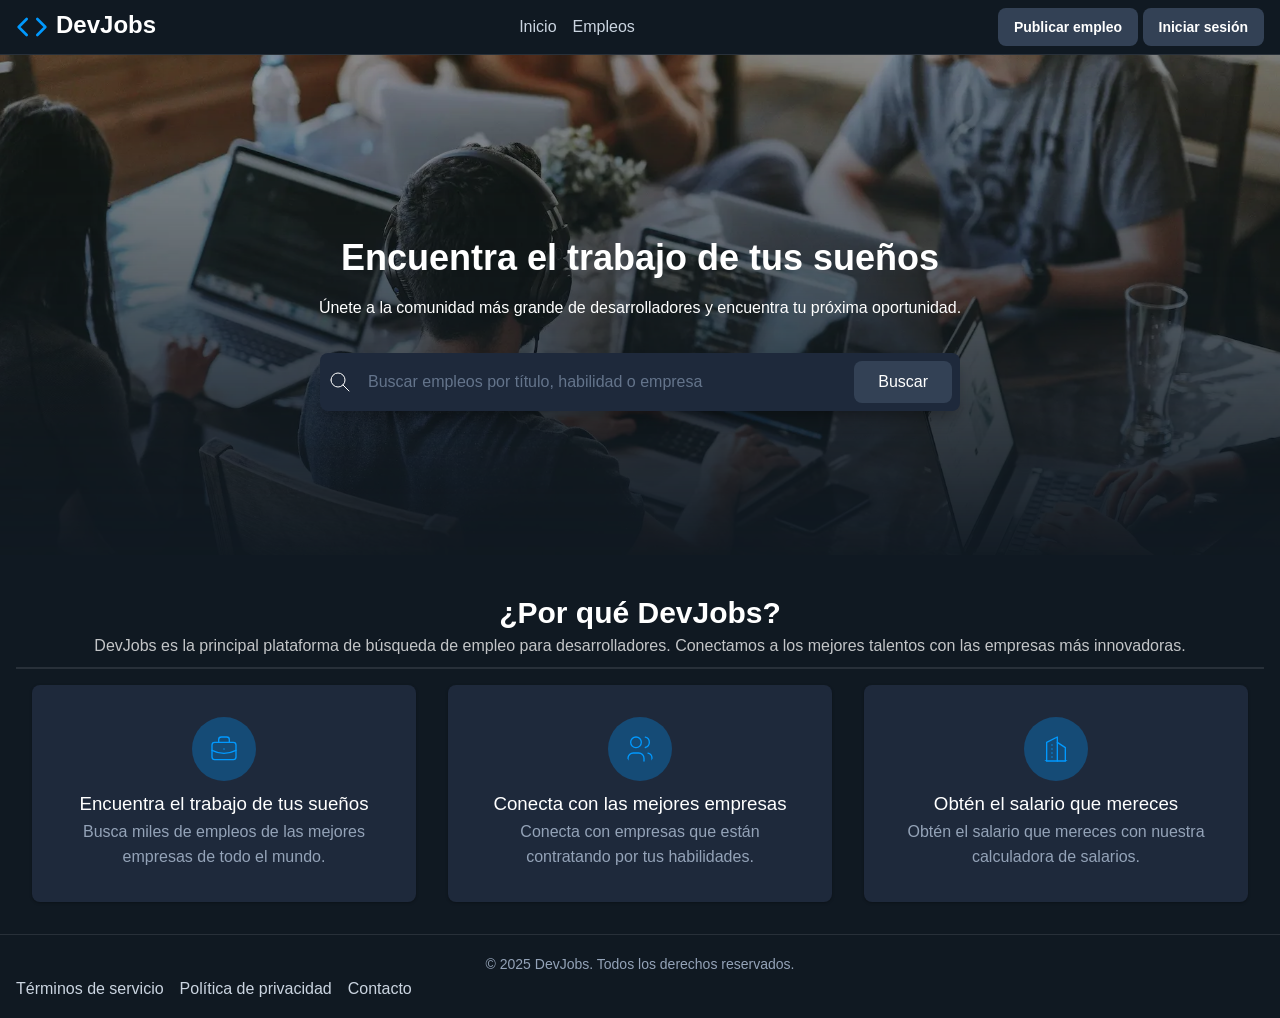
<file: 00-html-css/index.html>
<!DOCTYPE html> <!-- le indica al navegador que es un documento HTML5 -->
<html lang="es">

<head>
   <!-- Van los metadatos, esta información no es visible en la web -->
   <title>DevJobs - Inicio</title>
   <meta charset="UTF-8" /><!-- Define la codificación de caracteres -->
   <meta name="description" content="Encuentra el trabajo de tus sueños">
   <link rel="stylesheet" href="./styles.css" /><!-- Vincula el archivo CSS externo -->
</head>

<body>
   <header>
      <h2>
         <svg fill="none" stroke="currentColor" stroke-linecap="round" stroke-linejoin="round" stroke-width="2" viewBox="0 0 24 24" xmlns="http://www.w3.org/2000/svg">
           <polyline points="16 18 22 12 16 6"></polyline>
           <polyline points="8 6 2 12 8 18"></polyline>
         </svg>
         DevJobs
      </h2>
      <nav>
         <a href="./index.html">Inicio</a>
         <!-- <a href="./search.html">Empleos</a> -->
         <a href="./empleos.html">Empleos</a>
      </nav>
      <div>
         <a href="">Publicar empleo</a>
         <a href="">Iniciar sesión</a>
      </div>
   </header>
   <main>
      <section>
         <img src="./background.webp" alt="Imagen de bienvenida" />
         <h1>Encuentra el trabajo de tus sueños</h1>
         <p>Únete a la comunidad más grande de desarrolladores y encuentra tu próxima oportunidad.</p>

         <form role="search">
            <div>
               <svg xmlns="http://www.w3.org/2000/svg" width="24" height="24" viewBox="0 0 24 24" fill="none"
                  stroke="currentColor" stroke-width="1" stroke-linecap="round" stroke-linejoin="round"
                  class="icon icon-tabler icons-tabler-outline icon-tabler-search">
                  <path stroke="none" d="M0 0h24v24H0z" fill="none" />
                  <path d="M10 10m-7 0a7 7 0 1 0 14 0a7 7 0 1 0 -14 0" />
                  <path d="M21 21l-6 -6" />
               </svg>
               <input required type="text" placeholder="Buscar empleos por título, habilidad o empresa" />
               <button type="submit">Buscar</button>
            </div>
         </form>
      </section>
      <section>
         <header>
            <h2>¿Por qué DevJobs?</h2>
            <p>DevJobs es la principal plataforma de búsqueda de empleo para desarrolladores. Conectamos a los mejores
               talentos con las empresas más innovadoras.</p>
         </header>

         <footer>
            <article>
               <svg xmlns="http://www.w3.org/2000/svg" width="32" height="32" viewBox="0 0 24 24" fill="none"
                  stroke="currentColor" stroke-width="1" stroke-linecap="round" stroke-linejoin="round"
                  class="icon icon-tabler icons-tabler-outline icon-tabler-briefcase">
                  <path stroke="none" d="M0 0h24v24H0z" fill="none" />
                  <path d="M3 7m0 2a2 2 0 0 1 2 -2h14a2 2 0 0 1 2 2v9a2 2 0 0 1 -2 2h-14a2 2 0 0 1 -2 -2z" />
                  <path d="M8 7v-2a2 2 0 0 1 2 -2h4a2 2 0 0 1 2 2v2" />
                  <path d="M12 12l0 .01" />
                  <path d="M3 13a20 20 0 0 0 18 0" />
               </svg>
               <h3>Encuentra el trabajo de tus sueños</h3>
               <p>Busca miles de empleos de las mejores empresas de todo el mundo.</p>
            </article>

            <article>
               <svg xmlns="http://www.w3.org/2000/svg" width="24" height="24" viewBox="0 0 24 24" fill="none"
                  stroke="currentColor" stroke-width="1" stroke-linecap="round" stroke-linejoin="round"
                  class="icon icon-tabler icons-tabler-outline icon-tabler-users">
                  <path stroke="none" d="M0 0h24v24H0z" fill="none" />
                  <path d="M9 7m-4 0a4 4 0 1 0 8 0a4 4 0 1 0 -8 0" />
                  <path d="M3 21v-2a4 4 0 0 1 4 -4h4a4 4 0 0 1 4 4v2" />
                  <path d="M16 3.13a4 4 0 0 1 0 7.75" />
                  <path d="M21 21v-2a4 4 0 0 0 -3 -3.85" />
               </svg>
               <h3>Conecta con las mejores empresas</h3>
               <p>Conecta con empresas que están contratando por tus habilidades.</p>
            </article>

            <article>
               <svg xmlns="http://www.w3.org/2000/svg" width="24" height="24" viewBox="0 0 24 24" fill="none"
                  stroke="currentColor" stroke-width="1" stroke-linecap="round" stroke-linejoin="round"
                  class="icon icon-tabler icons-tabler-outline icon-tabler-building-skyscraper">
                  <path stroke="none" d="M0 0h24v24H0z" fill="none" />
                  <path d="M3 21l18 0" />
                  <path d="M5 21v-14l8 -4v18" />
                  <path d="M19 21v-10l-6 -4" />
                  <path d="M9 9l0 .01" />
                  <path d="M9 12l0 .01" />
                  <path d="M9 15l0 .01" />
                  <path d="M9 18l0 .01" />
               </svg>
               <h3>Obtén el salario que mereces</h3>
               <p>Obtén el salario que mereces con nuestra calculadora de salarios.</p>
            </article>
         </footer>
      </section>
   </main>
   <footer>
      <small>&copy; 2025 DevJobs. Todos los derechos reservados.</small>
      <nav>
         <a href="">Términos de servicio</a>
         <a href="">Política de privacidad</a>
         <a href="">Contacto</a>
      </nav>
   </footer>
</body>

</html>
</file>
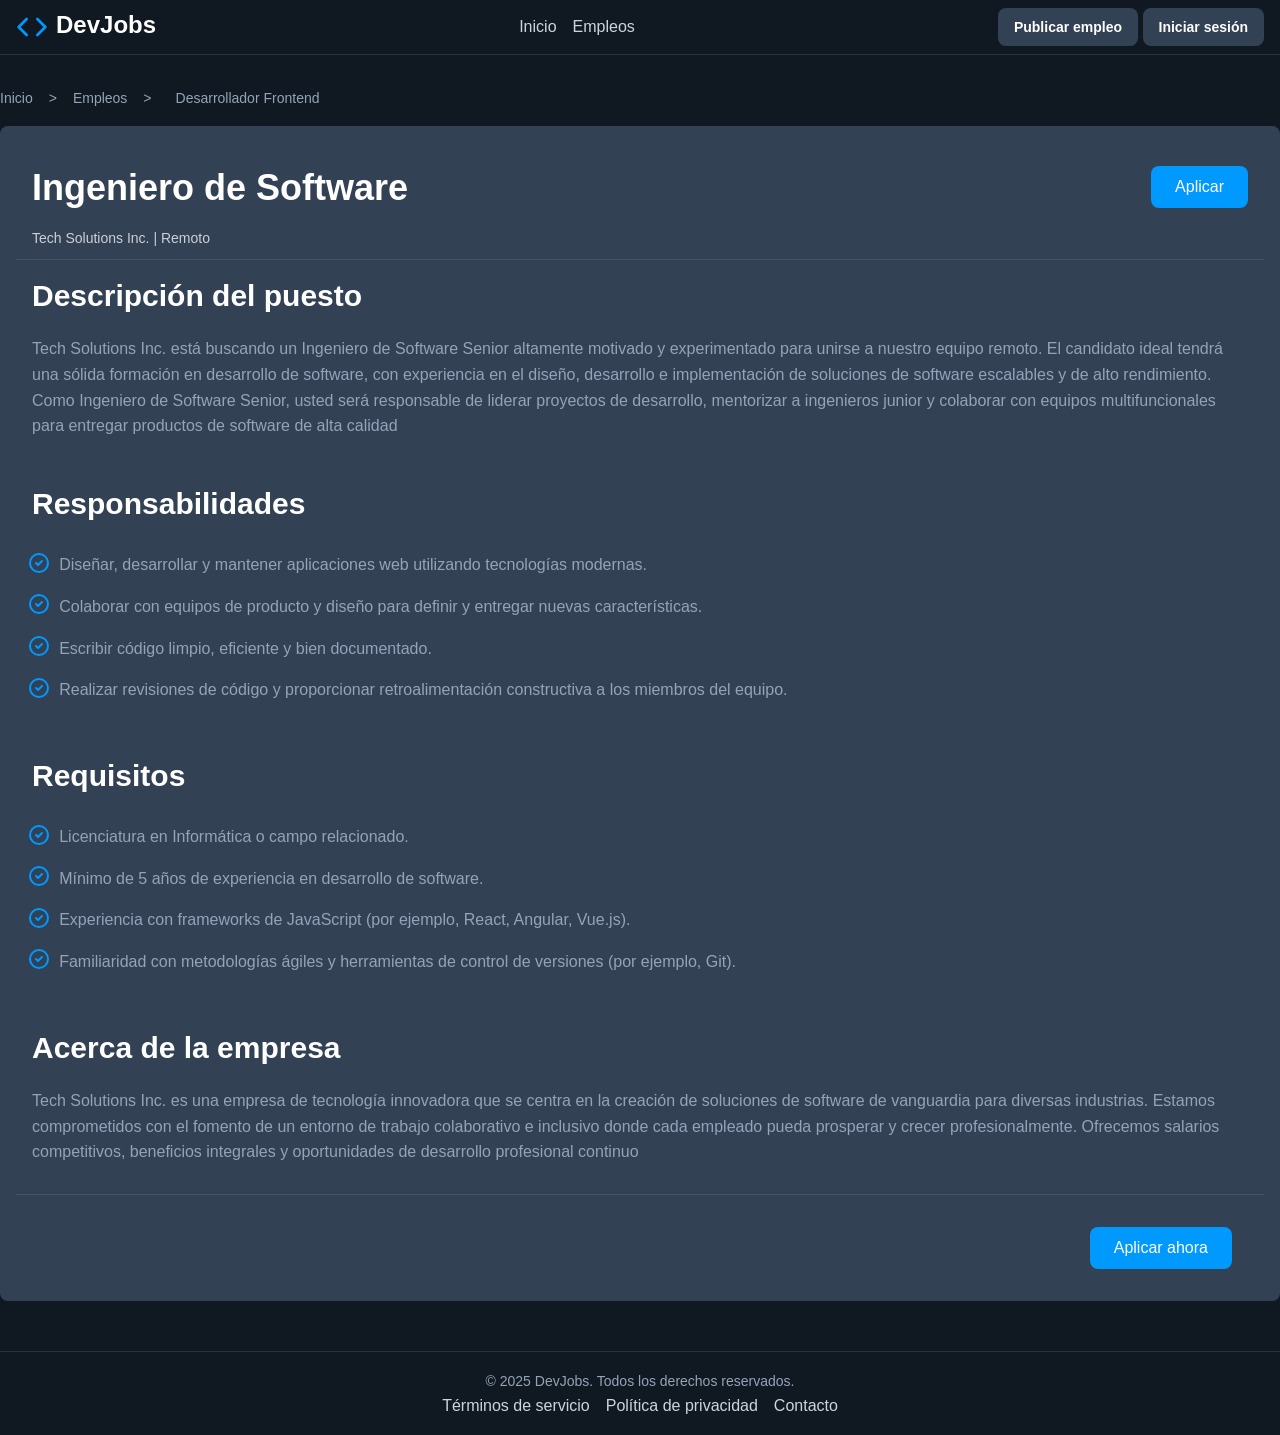
<file: 00-html-css/details.html>
<!DOCTYPE html> <!-- le indica al navegador que es un documento HTML5 -->
<html lang="es">

<head>
   <!-- Van los metadatos, esta información no es visible en la web -->
   <title>DevJobs - Empleos</title>
   <meta charset="UTF-8" /><!-- Define la codificación de caracteres -->
   <meta name="description" content="Listado con empleos y filtros para encontrar el trabajo de tu sueños.">
   <link rel="stylesheet" href="./details.css" /><!-- Vincula el archivo CSS externo -->
   <script type="module" src="./details.js"></script>
</head>
<body>
   <header>
      <h2>
         <svg fill="none" stroke="currentColor" stroke-linecap="round" stroke-linejoin="round" stroke-width="2" viewBox="0 0 24 24" xmlns="http://www.w3.org/2000/svg">
           <polyline points="16 18 22 12 16 6"></polyline>
           <polyline points="8 6 2 12 8 18"></polyline>
         </svg>
         DevJobs
      </h2>
      <nav>
         <a href="./index.html">Inicio</a>
         <a href="./empleos.html">Empleos</a>
      </nav>
      <div>
         <a href="">Publicar empleo</a>
         <a href="">Iniciar sesión</a>
      </div>
   </header>
   
   <main>
      <section class="breadcrumb">
         <nav>
            <a href="./index.html">Inicio</a> &gt;
            <a href="./empleos.html">Empleos</a> &gt;
            <span>Desarrollador Frontend</span>
         </nav>
      </section>
      <section class="details">
         <header>
            <div>
               <h1>Ingeniero de Software</h1>
               <small>Tech Solutions Inc. | Remoto</small>
            </div>
            <button class="button-apply-job">Aplicar</button>
         </header>
         <article>
            <h2>Descripción del puesto</h2>
            <p>Tech Solutions Inc. está buscando un Ingeniero de Software Senior altamente motivado y experimentado para unirse a nuestro equipo remoto. El candidato ideal tendrá una sólida formación en desarrollo de software, con experiencia en el diseño, desarrollo e implementación de soluciones de software escalables y de alto rendimiento. Como Ingeniero de Software Senior, usted será responsable de liderar proyectos de desarrollo, mentorizar a ingenieros junior y colaborar con equipos multifuncionales para entregar productos de software de alta calidad</p>
         </article>
         <article>
            <h2>Responsabilidades</h2>
            <ul>
               <li>Diseñar, desarrollar y mantener aplicaciones web utilizando tecnologías modernas.</li>
               <li>Colaborar con equipos de producto y diseño para definir y entregar nuevas características.</li>
               <li>Escribir código limpio, eficiente y bien documentado.</li>
               <li>Realizar revisiones de código y proporcionar retroalimentación constructiva a los miembros del equipo.</li>
            </ul>
         </article>
         <article>
            <h2>Requisitos</h2>
            <ul>
               <li>Licenciatura en Informática o campo relacionado.</li>
               <li>Mínimo de 5 años de experiencia en desarrollo de software.</li>
               <li>Experiencia con frameworks de JavaScript (por ejemplo, React, Angular, Vue.js).</li>
               <li>Familiaridad con metodologías ágiles y herramientas de control de versiones (por ejemplo, Git).</li>
            </ul>
         </article>
         <article>
            <h2>Acerca de la empresa</h2>
            <p>Tech Solutions Inc. es una empresa de tecnología innovadora que se centra en la creación de soluciones de software de vanguardia para diversas industrias. Estamos comprometidos con el fomento de un entorno de trabajo colaborativo e inclusivo donde cada empleado pueda prosperar y crecer profesionalmente. Ofrecemos salarios competitivos, beneficios integrales y oportunidades de desarrollo profesional continuo</p>
         </article>
         <footer>
            <button class="button-apply-job">Aplicar ahora</button>
         </footer>
      </section>
   </main>

   <footer>
      <small>&copy; 2025 DevJobs. Todos los derechos reservados.</small>
      <nav>
         <a href="">Términos de servicio</a>
         <a href="">Política de privacidad</a>
         <a href="">Contacto</a>
      </nav>
   </footer>
</body>

</html>
</file>
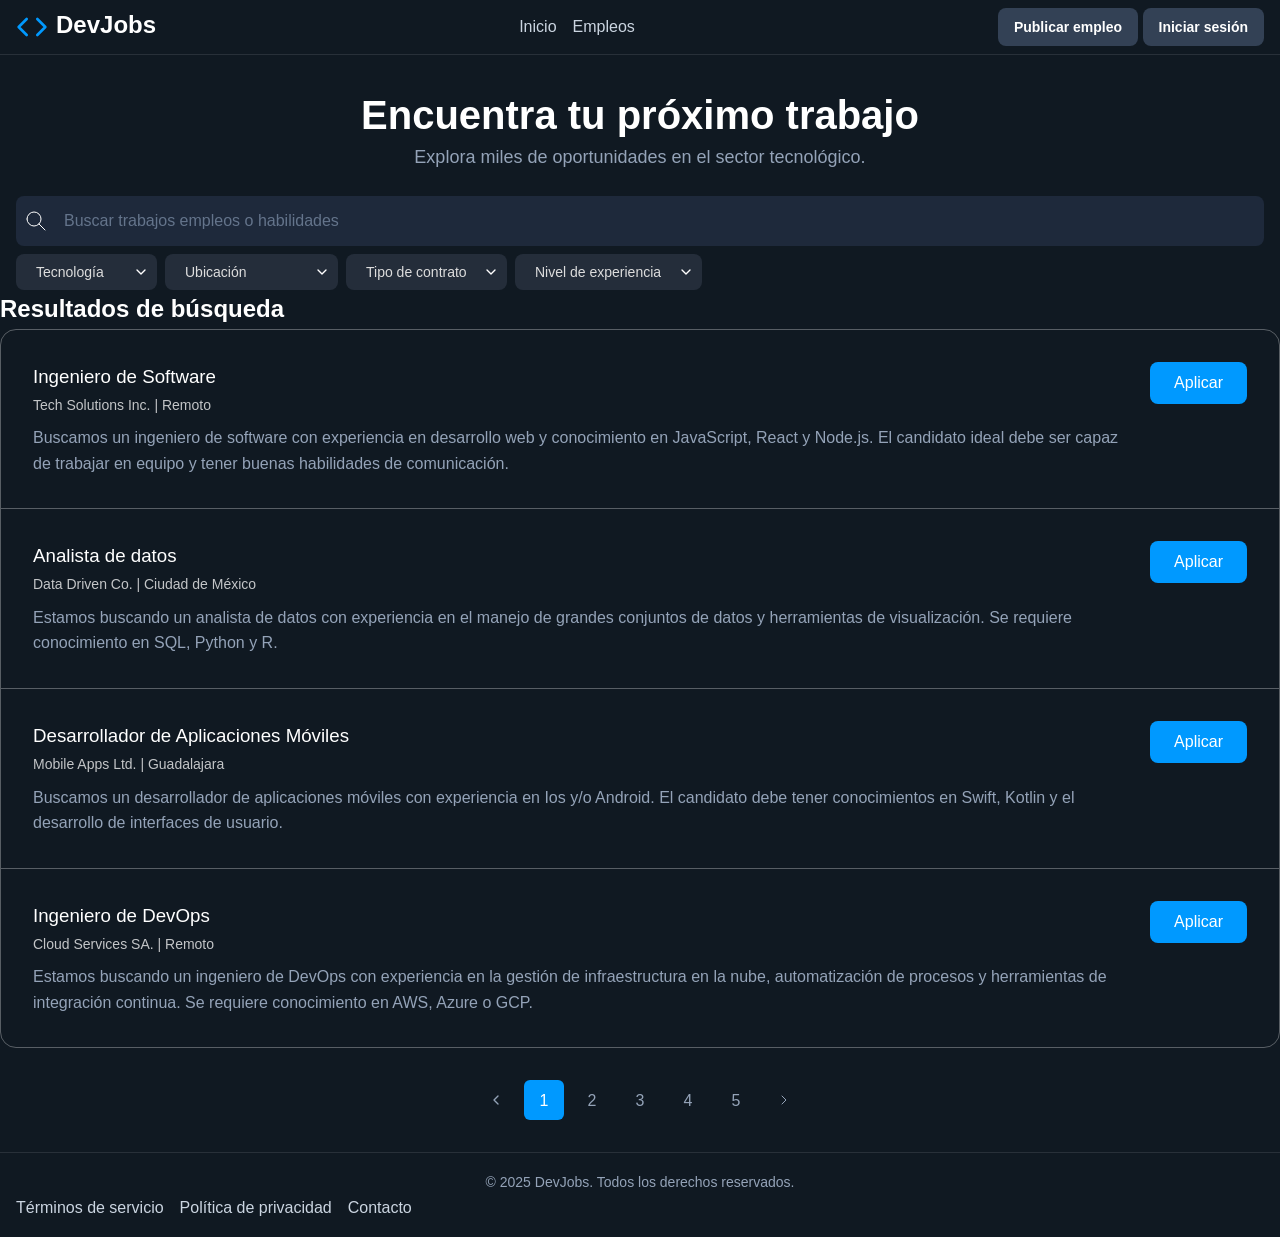
<file: 00-html-css/empleos.html>
<!DOCTYPE html> <!-- le indica al navegador que es un documento HTML5 -->
<html lang="es">

<head>
   <!-- Van los metadatos, esta información no es visible en la web -->
   <title>DevJobs - Empleos</title>
   <meta charset="UTF-8" /><!-- Define la codificación de caracteres -->
   <meta name="description" content="Listado con empleos y filtros para encontrar el trabajo de tu sueños.">
   <link rel="stylesheet" href="./styles.css" /><!-- Vincula el archivo CSS externo -->
   <script type="module" src="./script.js"></script>
</head>
<body>
   <header>
      <h2>
         <svg fill="none" stroke="currentColor" stroke-linecap="round" stroke-linejoin="round" stroke-width="2" viewBox="0 0 24 24" xmlns="http://www.w3.org/2000/svg">
           <polyline points="16 18 22 12 16 6"></polyline>
           <polyline points="8 6 2 12 8 18"></polyline>
         </svg>
         DevJobs
      </h2>
      <nav>
         <a href="./index.html">Inicio</a>
         <a href="./empleos.html">Empleos</a>
      </nav>
      <div>
         <a href="">Publicar empleo</a>
         <a href="">Iniciar sesión</a>
      </div>
   </header>

   <main>
      <section class="jobs-search">
         <h1>Encuentra tu próximo trabajo</h1>
         <p>Explora miles de oportunidades en el sector tecnológico.</p>

         <form role="search" id="empleos-search-form">
            <div class="search-bar">
               <svg xmlns="http://www.w3.org/2000/svg" width="24" height="24" viewBox="0 0 24 24" fill="none"
                  stroke="currentColor" stroke-width="1" stroke-linecap="round" stroke-linejoin="round"
                  class="icon icon-tabler icons-tabler-outline icon-tabler-search">
                  <path stroke="none" d="M0 0h24v24H0z" fill="none" />
                  <path d="M10 10m-7 0a7 7 0 1 0 14 0a7 7 0 1 0 -14 0" />
                  <path d="M21 21l-6 -6" />
               </svg>
               <input name="empleos-search-input" id="empleos-search-input" type="text" placeholder="Buscar trabajos empleos o habilidades" />
            </div>

            <div class="search-filters">
               <select name="technology" id="filter-technology">
                  <option value="">Tecnología</option>
                  <optgroup label="Tecnologías populares">
                     <option value="JavaScript">JavaScript</option>
                     <option value="Python">Python</option>
                     <option value="React">React</option>
                  </optgroup>
                  <option value="Java">Java</option>
                  <hr>
                  <option value="C#">C#</option>
                  <option value="Ruby">Ruby</option>
                  <option value="PHP">PHP</option>
               </select>
               <select name="location" id="filter-location">
                  <option value="">Ubicación</option>
                  <option value="remoto">Remoto</option>
                  <option value="ciudad-de-mexico">Ciudad de México</option>
                  <option value="Guadalajara">Guadalajara</option>
               </select>
               
               <select name="type-contract" id="filter-type-contract">
                  <option value="">Tipo de contrato</option>
                  <option value="temporal">Temporal</option>
                  <option value="por-proyecto">Por proyecto</option>
                  <option value="indefinido">Indefinido</option>
               </select>

               <select name="experience-level" id="filter-experience-level">
                  <option value="">Nivel de experiencia</option>
                  <option value="junior">Junior</option>
                  <option value="mid">Mid</option>
                  <option value="senior">Senior</option>
                  <option value="lead">Lead</option>
               </select>
            </div>

            <span id="filter-selected-value"></span>
         </form>
      </section>
      <h2>Resultados de búsqueda</h2>
      <section class="jobs-listing">
         <article class="job-listing-card" data-modalidad="remoto">
            <div>
               <h3>Ingeniero de Software</h3>
               <small>Tech Solutions Inc. | Remoto</small>
               <p>Buscamos un ingeniero de software con experiencia en desarrollo web y conocimiento en JavaScript, React y
               Node.js. El candidato ideal debe ser capaz de trabajar en equipo y tener buenas habilidades de
               comunicación.</p>
            </div>
            <button class="button-apply-job">Aplicar</button>
         </article>
         <article class="job-listing-card" data-modalidad="ciudad-de-mexico">
            <div>
               <h3>Analista de datos</h3>
               <small>Data Driven Co. | Ciudad de México</small>
               <p>Estamos buscando un analista de datos con experiencia en el manejo de grandes conjuntos de datos y
               herramientas de visualización. Se requiere conocimiento en SQL, Python y R.</p>
            </div>
            <button class="button-apply-job">Aplicar</button>
         </article>
         <article class="job-listing-card" data-modalidad="Guadalajara">
            <div>
               <h3>Desarrollador de Aplicaciones Móviles</h3>
               <small>Mobile Apps Ltd. | Guadalajara</small>
               <p>Buscamos un desarrollador de aplicaciones móviles con experiencia en Ios y/o Android. El candidato
               debe tener conocimientos en Swift, Kotlin y el desarrollo de interfaces de usuario.</p>
            </div>
            <button class="button-apply-job">Aplicar</button>
         </article>
         <article class="job-listing-card" data-modalidad="remoto">
            <div>
               <h3>Ingeniero de DevOps</h3>
               <small>Cloud Services SA. | Remoto</small>
               <p>Estamos buscando un ingeniero de DevOps con experiencia en la gestión de infraestructura en la nube,
               automatización de procesos y herramientas de integración continua. Se requiere conocimiento en AWS, Azure
               o GCP.</p>
            </div>
            <button class="button-apply-job">Aplicar</button>
         </article>
      </section>
      <nav class="pagination">
        <a href="#">
          <svg width="16" height="16" viewBox="0 0 24 24" fill="none" stroke="currentColor" stroke-width="2"
            stroke-linecap="round" stroke-linejoin="round">
            <path stroke="none" d="M0 0h24v24H0z" fill="none" />
            <path d="M15 6l-6 6l6 6" />
          </svg>
        </a>
        <a class="is-active" href="#">1</a>
        <a href="#">2</a>
        <a href="#">3</a>
        <a href="#">4</a>
        <a href="#">5</a>
        <a href="#">
          <svg width="16" height="16" viewBox="0 0 24 24" fill="none" stroke="currentColor" stroke-width="1.5"
            stroke-linecap="round" stroke-linejoin="round"
            class="icon icon-tabler icons-tabler-outline icon-tabler-chevron-right">
            <path stroke="none" d="M0 0h24v24H0z" fill="none" />
            <path d="M9 6l6 6l-6 6" />
          </svg>
        </a>
      </nav>
   </main>

   <footer>
      <small>&copy; 2025 DevJobs. Todos los derechos reservados.</small>
      <nav>
         <a href="">Términos de servicio</a>
         <a href="">Política de privacidad</a>
         <a href="">Contacto</a>
      </nav>
   </footer>
</body>

</html>
</file>
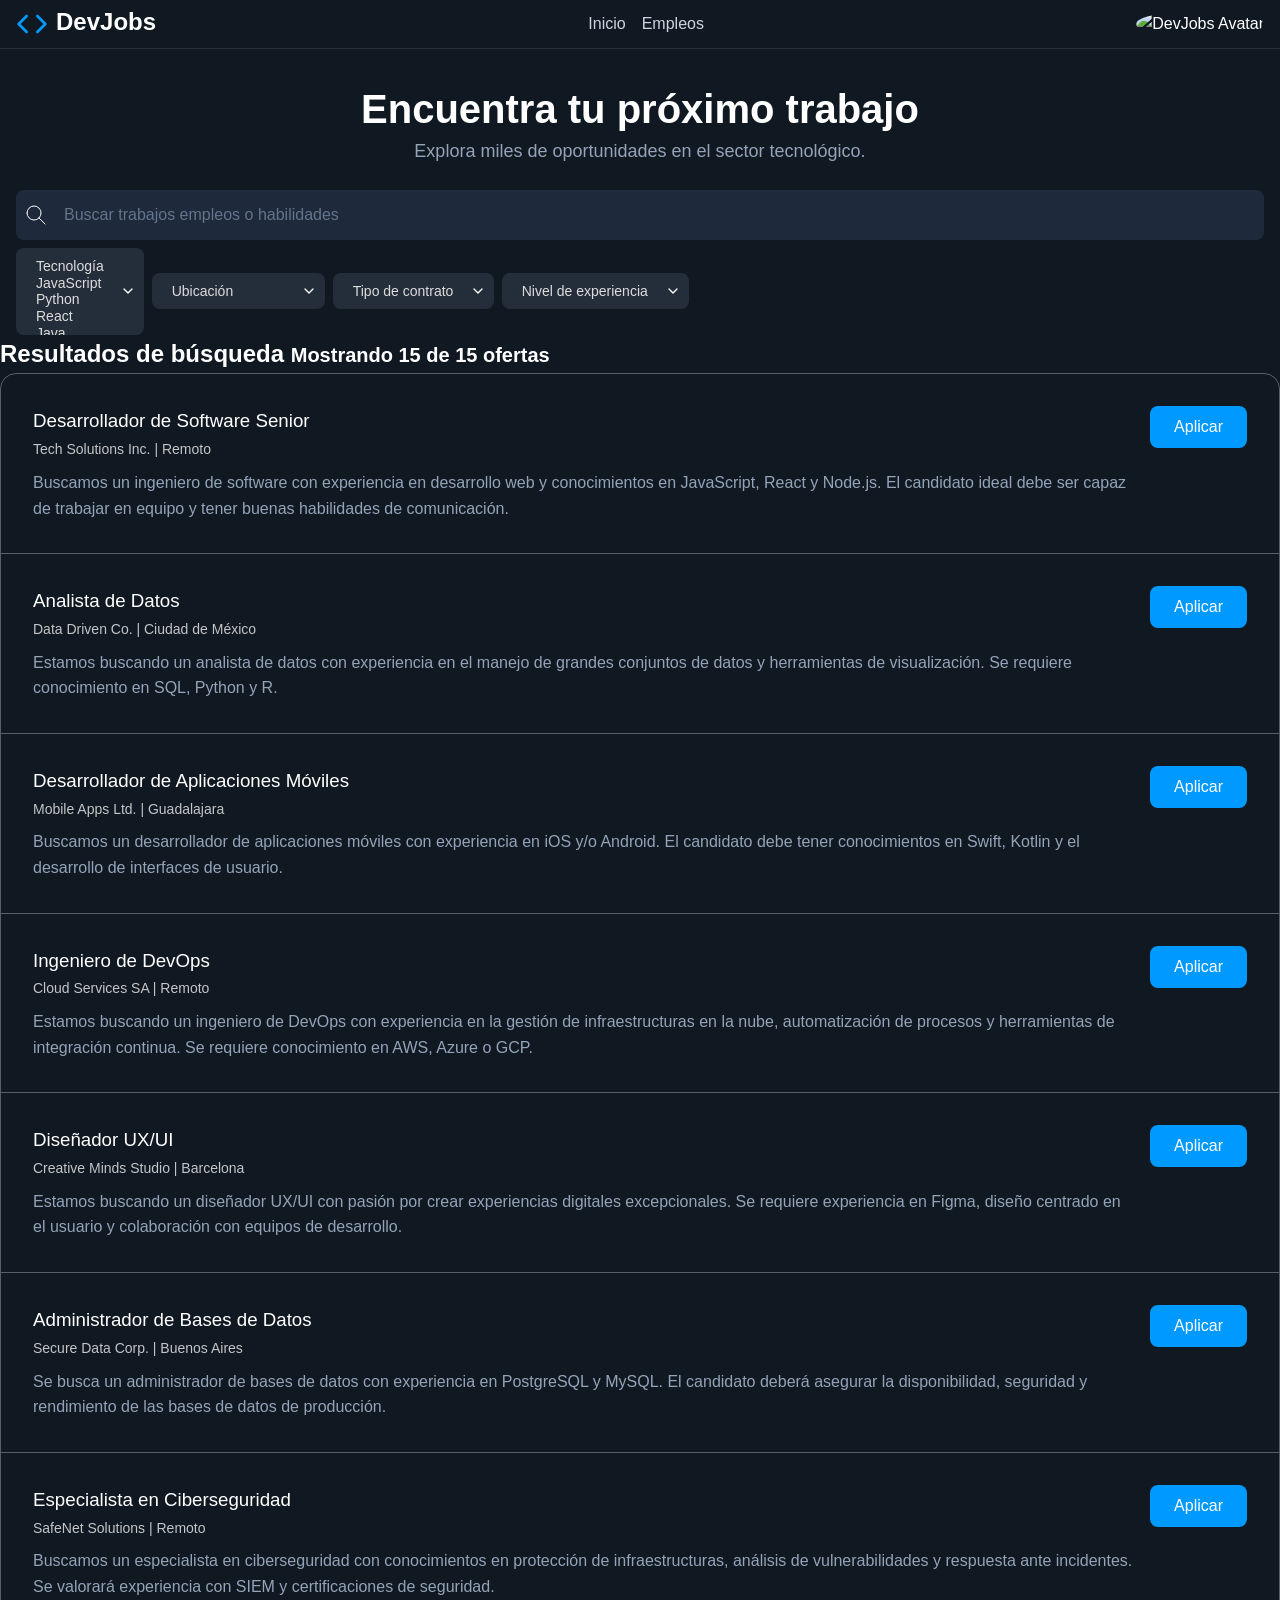
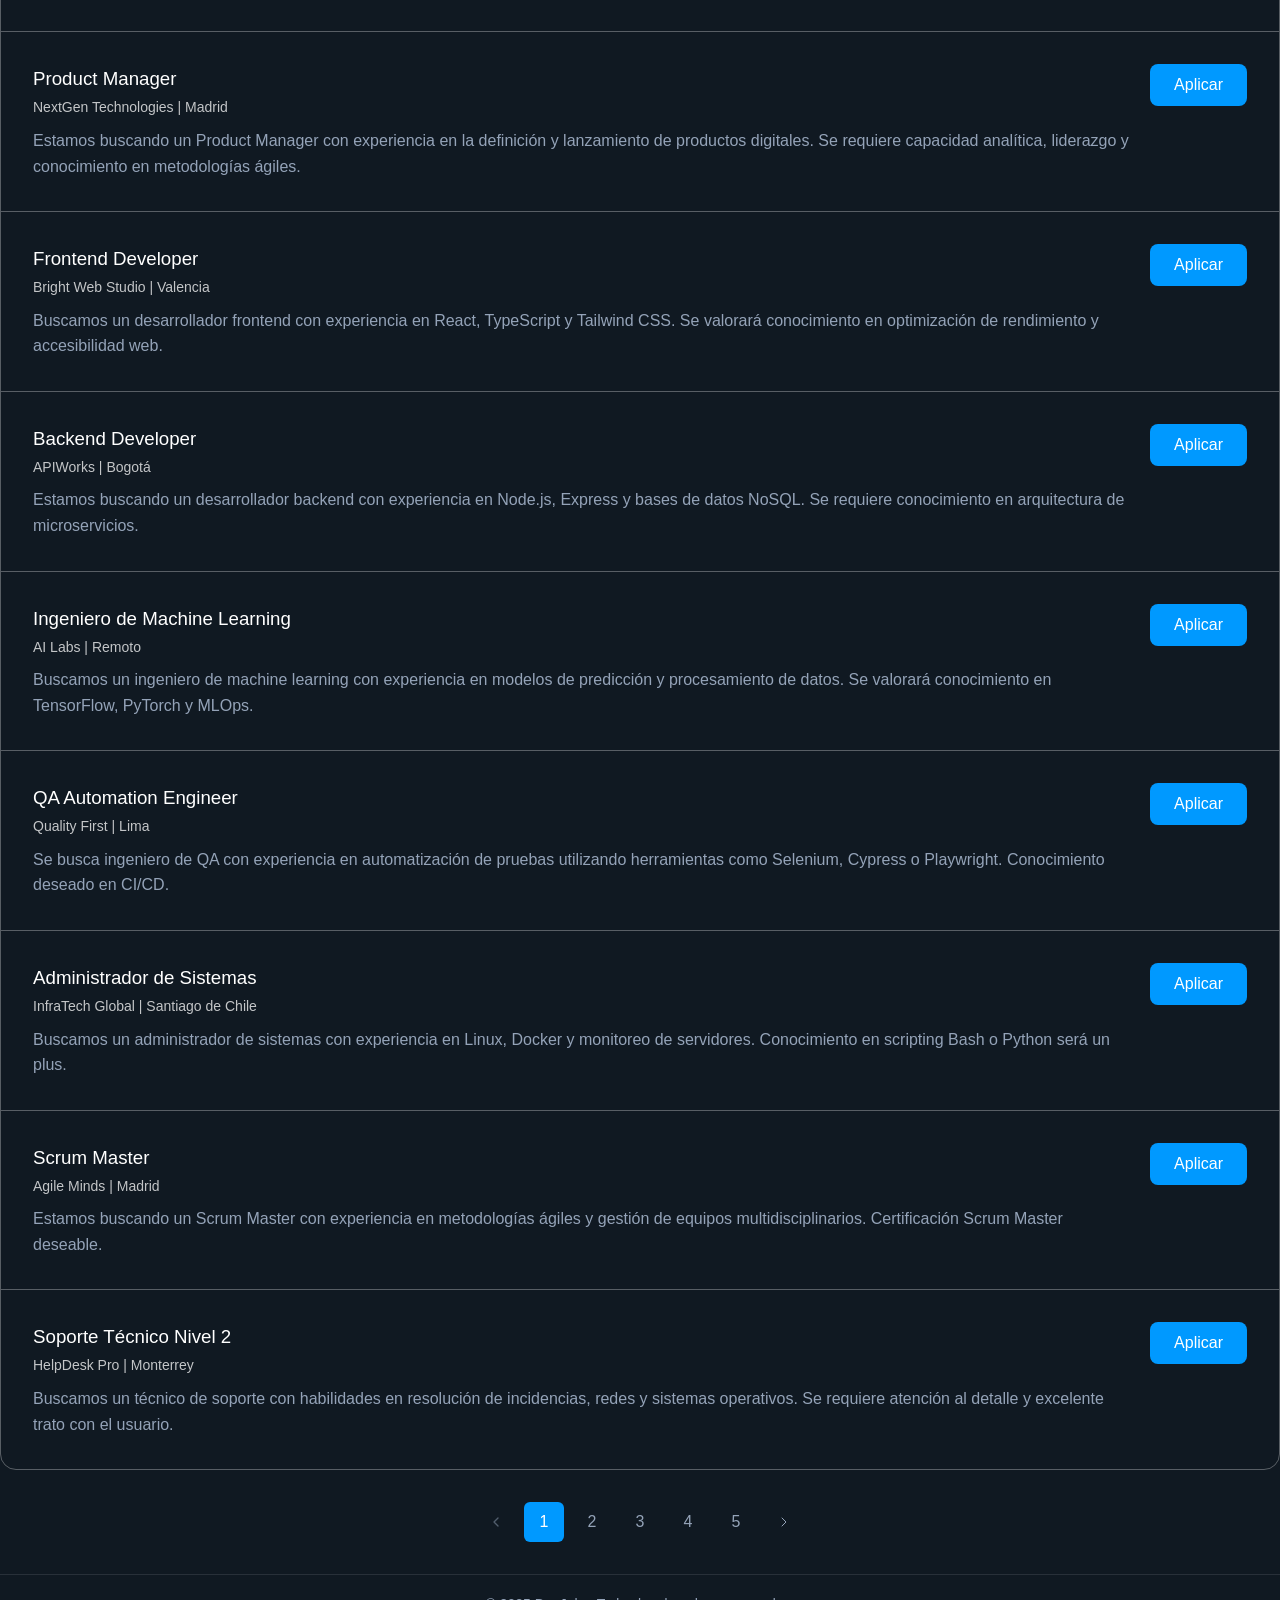
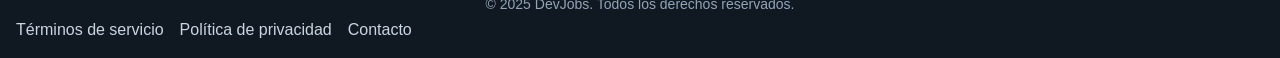
<file: 01-javascript/empleos.html>
<!DOCTYPE html> <!-- le indica al navegador que es un documento HTML5 -->
<html lang="es">

<head>
   <!-- Van los metadatos, esta información no es visible en la web -->
   <title>DevJobs - Empleos</title>
   <meta charset="UTF-8" /><!-- Define la codificación de caracteres -->
   <meta name="description" content="Listado con empleos y filtros para encontrar el trabajo de tu sueños.">
   <link rel="stylesheet" href="./styles.css" /><!-- Vincula el archivo CSS externo -->
   <script type="module" src="./main.js"></script>
</head>
<body>
   <header>
      <h2>
         <svg fill="none" stroke="currentColor" stroke-linecap="round" stroke-linejoin="round" stroke-width="2" viewBox="0 0 24 24" xmlns="http://www.w3.org/2000/svg">
           <polyline points="16 18 22 12 16 6"></polyline>
           <polyline points="8 6 2 12 8 18"></polyline>
         </svg>
         DevJobs
      </h2>
      <nav>
         <a href="./index.html">Inicio</a>
         <a href="./empleos.html">Empleos</a>
      </nav>
      <div>
         <!-- <a href="">Publicar empleo</a>
         <a href="">Iniciar sesión</a> -->
         <devjobs-avatar
            service="x"
            username="midudev"
            size="40"
         ></devjobs-avatar>
      </div>
   </header>

   <main>
      <section class="jobs-search">
         <h1>Encuentra tu próximo trabajo</h1>
         <p>Explora miles de oportunidades en el sector tecnológico.</p>

         <form role="search" id="empleos-search-form">
            <div class="search-bar">
               <svg xmlns="http://www.w3.org/2000/svg" width="24" height="24" viewBox="0 0 24 24" fill="none"
                  stroke="currentColor" stroke-width="1" stroke-linecap="round" stroke-linejoin="round"
                  class="icon icon-tabler icons-tabler-outline icon-tabler-search">
                  <path stroke="none" d="M0 0h24v24H0z" fill="none" />
                  <path d="M10 10m-7 0a7 7 0 1 0 14 0a7 7 0 1 0 -14 0" />
                  <path d="M21 21l-6 -6" />
               </svg>
               <input name="empleos-search-input" id="empleos-search-input" type="text" placeholder="Buscar trabajos empleos o habilidades" />
            </div>

            <div class="search-filters">
               <select name="technology" id="filter-technology" multiple>
                  <option value="">Tecnología</option>
                  <option value="JavaScript">JavaScript</option>
                  <option value="Python">Python</option>
                  <option value="React">React</option>
                  <option value="Java">Java</option>
                  <hr>
                  <option value="C#">C#</option>
                  <option value="Ruby">Ruby</option>
                  <option value="PHP">PHP</option>
               </select>
               <select name="location" id="filter-location">
                  <option value="">Ubicación</option>
                  <option value="remoto">Remoto</option>
                  <option value="ciudad-de-mexico">Ciudad de México</option>
                  <option value="Guadalajara">Guadalajara</option>
                  <option value="bogotá">Bogotá</option>
                  <option value="valencia">Valencia</option>
               </select>
               
               <select name="type-contract" id="filter-type-contract">
                  <option value="">Tipo de contrato</option>
                  <option value="temporal">Temporal</option>
                  <option value="por-proyecto">Por proyecto</option>
                  <option value="indefinido">Indefinido</option>
               </select>

               <select name="experience-level" id="filter-experience-level">
                  <option value="">Nivel de experiencia</option>
                  <option value="junior">Junior</option>
                  <option value="mid">Mid</option>
                  <option value="senior">Senior</option>
                  <option value="lead">Lead</option>
               </select>
            </div>

            <span id="filter-selected-value"></span>
         </form>
      </section>
      <h2>Resultados de búsqueda <small id="count-jobs-listing"></small></h2>
      <section class="jobs-listing">
         <!-- Aquí se renderizan los empleos desde script.js -->
      </section>
      <nav class="pagination">
        <a href="#">
          <svg width="16" height="16" viewBox="0 0 24 24" fill="none" stroke="currentColor" stroke-width="2"
            stroke-linecap="round" stroke-linejoin="round">
            <path stroke="none" d="M0 0h24v24H0z" fill="none" />
            <path d="M15 6l-6 6l6 6" />
          </svg>
        </a>
        <a class="is-active" href="#">1</a>
        <a href="#">2</a>
        <a href="#">3</a>
        <a href="#">4</a>
        <a href="#">5</a>
        <a href="#">
          <svg width="16" height="16" viewBox="0 0 24 24" fill="none" stroke="currentColor" stroke-width="1.5"
            stroke-linecap="round" stroke-linejoin="round"
            class="icon icon-tabler icons-tabler-outline icon-tabler-chevron-right">
            <path stroke="none" d="M0 0h24v24H0z" fill="none" />
            <path d="M9 6l6 6l-6 6" />
          </svg>
        </a>
      </nav>
   </main>

   <footer>
      <small>&copy; 2025 DevJobs. Todos los derechos reservados.</small>
      <nav>
         <a href="">Términos de servicio</a>
         <a href="">Política de privacidad</a>
         <a href="">Contacto</a>
      </nav>
   </footer>
</body>

</html>
</file>
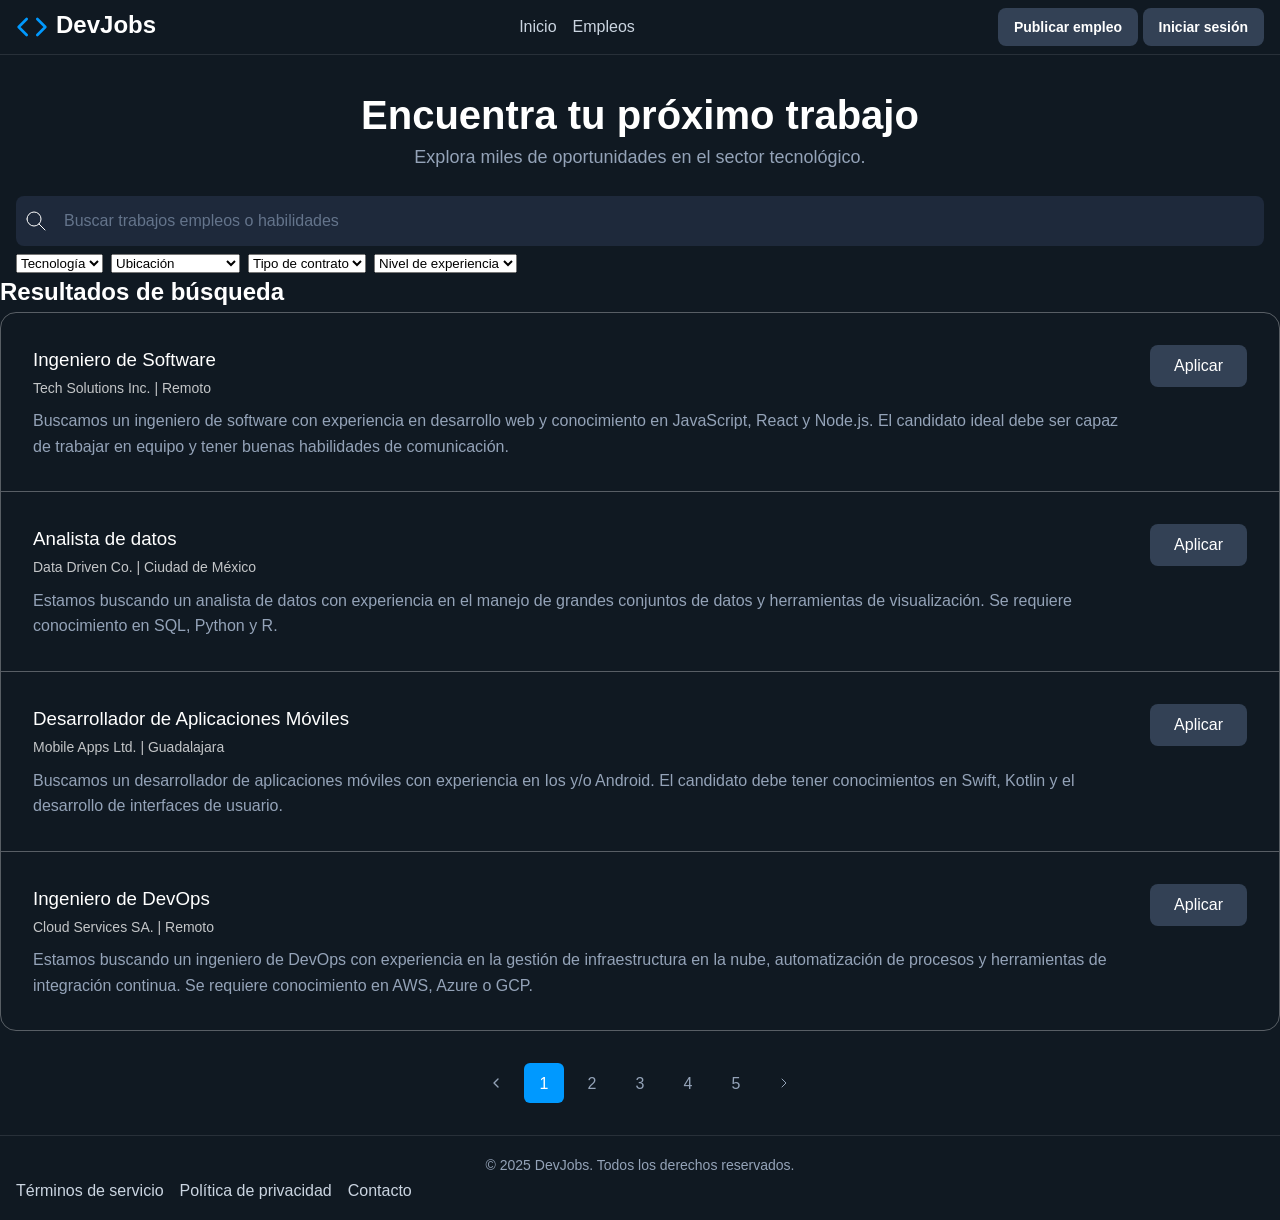
<file: codigo/modulo_02/empleos.html>
<!DOCTYPE html> <!-- le indica al navegador que es un documento HTML5 -->
<html lang="es">

<head>
   <!-- Van los metadatos, esta información no es visible en la web -->
   <title>DevJobs - Empleos</title>
   <meta charset="UTF-8" /><!-- Define la codificación de caracteres -->
   <meta name="description" content="Listado con empleos y filtros para encontrar el trabajo de tu sueños.">
   <link rel="stylesheet" href="./styles.css" /><!-- Vincula el archivo CSS externo -->
</head>
<body>
   <header>
      <h2>
         <svg fill="none" stroke="currentColor" stroke-linecap="round" stroke-linejoin="round" stroke-width="2" viewBox="0 0 24 24" xmlns="http://www.w3.org/2000/svg">
           <polyline points="16 18 22 12 16 6"></polyline>
           <polyline points="8 6 2 12 8 18"></polyline>
         </svg>
         DevJobs
      </h2>
      <nav>
         <a href="./index.html">Inicio</a>
         <a href="./empleos.html">Empleos</a>
      </nav>
      <div>
         <a href="">Publicar empleo</a>
         <a href="">Iniciar sesión</a>
      </div>
   </header>

   <main>
      <section class="jobs-search">
         <h1>Encuentra tu próximo trabajo</h1>
         <p>Explora miles de oportunidades en el sector tecnológico.</p>

         <form role="search">
            <div class="search-bar">
               <svg xmlns="http://www.w3.org/2000/svg" width="24" height="24" viewBox="0 0 24 24" fill="none"
                  stroke="currentColor" stroke-width="1" stroke-linecap="round" stroke-linejoin="round"
                  class="icon icon-tabler icons-tabler-outline icon-tabler-search">
                  <path stroke="none" d="M0 0h24v24H0z" fill="none" />
                  <path d="M10 10m-7 0a7 7 0 1 0 14 0a7 7 0 1 0 -14 0" />
                  <path d="M21 21l-6 -6" />
               </svg>
               <input type="text" placeholder="Buscar trabajos empleos o habilidades" />
            </div>

            <div class="search-filters">
               <select name="technology" id="technology">
                  <option value="">Tecnología</option>
                  <option value="JavaScript">JavaScript</option>
                  <option value="Python">Python</option>
                  <option value="Java">Java</option>
                  <option value="React">React</option>
               </select>
               <select name="location" id="location">
                  <option value="">Ubicación</option>
                  <option value="remoto">Remoto</option>
                  <option value="ciudad-de-mexico">Ciudad de México</option>
                  <option value="Guadalajara">Guadalajara</option>
               </select>
               
               <select name="type-contract" id="type-contract">
                  <option value="">Tipo de contrato</option>
                  <option value="temporal">Temporal</option>
                  <option value="por-proyecto">Por proyecto</option>
                  <option value="indefinido">Indefinido</option>
               </select>

               <select name="experience-level" id="experience-level">
                  <option value="">Nivel de experiencia</option>
                  <option value="junior">Junior</option>
                  <option value="mid">Mid</option>
                  <option value="senior">Senior</option>
                  <option value="lead">Lead</option>
               </select>
            </div>
         </form>
      </section>
      <h2>Resultados de búsqueda</h2>
      <section class="jobs-listing">
         <article>
            <div>
               <h3>Ingeniero de Software</h3>
               <small>Tech Solutions Inc. | Remoto</small>
               <p>Buscamos un ingeniero de software con experiencia en desarrollo web y conocimiento en JavaScript, React y
               Node.js. El candidato ideal debe ser capaz de trabajar en equipo y tener buenas habilidades de
               comunicación.</p>
            </div>
            <button>Aplicar</button>
         </article>
         <article>
            <div>
               <h3>Analista de datos</h3>
               <small>Data Driven Co. | Ciudad de México</small>
               <p>Estamos buscando un analista de datos con experiencia en el manejo de grandes conjuntos de datos y
               herramientas de visualización. Se requiere conocimiento en SQL, Python y R.</p>
            </div>
            <button>Aplicar</button>
         </article>
         <article>
            <div>
               <h3>Desarrollador de Aplicaciones Móviles</h3>
               <small>Mobile Apps Ltd. | Guadalajara</small>
               <p>Buscamos un desarrollador de aplicaciones móviles con experiencia en Ios y/o Android. El candidato
               debe tener conocimientos en Swift, Kotlin y el desarrollo de interfaces de usuario.</p>
            </div>
            <button>Aplicar</button>
         </article>
         <article>
            <div>
               <h3>Ingeniero de DevOps</h3>
               <small>Cloud Services SA. | Remoto</small>
               <p>Estamos buscando un ingeniero de DevOps con experiencia en la gestión de infraestructura en la nube,
               automatización de procesos y herramientas de integración continua. Se requiere conocimiento en AWS, Azure
               o GCP.</p>
            </div>
            <button>Aplicar</button>
         </article>
      </section>
      <nav class="pagination">
        <a href="#">
          <svg width="16" height="16" viewBox="0 0 24 24" fill="none" stroke="currentColor" stroke-width="2"
            stroke-linecap="round" stroke-linejoin="round">
            <path stroke="none" d="M0 0h24v24H0z" fill="none" />
            <path d="M15 6l-6 6l6 6" />
          </svg>
        </a>
        <a class="is-active" href="#">1</a>
        <a href="#">2</a>
        <a href="#">3</a>
        <a href="#">4</a>
        <a href="#">5</a>
        <a href="#">
          <svg width="16" height="16" viewBox="0 0 24 24" fill="none" stroke="currentColor" stroke-width="1.5"
            stroke-linecap="round" stroke-linejoin="round"
            class="icon icon-tabler icons-tabler-outline icon-tabler-chevron-right">
            <path stroke="none" d="M0 0h24v24H0z" fill="none" />
            <path d="M9 6l6 6l-6 6" />
          </svg>
        </a>
      </nav>
   </main>

   <footer>
      <small>&copy; 2025 DevJobs. Todos los derechos reservados.</small>
      <nav>
         <a href="">Términos de servicio</a>
         <a href="">Política de privacidad</a>
         <a href="">Contacto</a>
      </nav>
   </footer>
</body>

</html>
</file>
<file: 00-html-css/styles.css>
* {
   margin: 0;
   padding: 0;
   box-sizing: border-box;
}

:root {
   --primary: #334155;
   --primary-dark: #0a3d66;
   --primary-hover: #0d5ba8;
   --primary-light: #09f;
   --background: #101922;
   --text-primary: #ffffff;
   --text-secondary: #cbd5e1;
   --text-muted: #94a3b8;
   --border: rgba(255, 255, 255, 0.1);
   --card-bg: #1e293b;
   --shadow: rgba(0, 0, 0, 0.3);
   --input-bg: #1e293b;
   --hsla-example: hsla(210, 100%, 56%, 1);
}

@font-face {
   font-family: 'Inter variable';
   font-style: normal;
   font-display: swap;
   font-weight: 100 900;
   src: url(https://cdn.jsdelivr.net/fontsource/fonts/inter:vf@latest/latin-wght-normal.woff2) format ('woff2-variations');
   unicode-range: U+0000-00FF, U+0131, U+0152-0153, U+02BB-02BC, U+02C6, U+02DA, U+0304, U+0308, U+0329, U+2000-206G, U20AC, U+2122, U+2191, U+2193, U+2212, U+2215, U+FEFF, U+FFFD;
}

body {
   font-family: 'Google Sans Code', 'Inter variable', sans-serif;
   background-color: var(--background);
   color: var(--text-primary);
   min-height: 100vh;
   display: flex;
   flex-direction: column;
   line-height: 1.6;
}

select {
   padding: 0.625rem 1.25rem;
   background-color: #242d3a;
   border: 0;
   border-radius: 0.5rem;
   font-size: 0.875rem;
   color: #ddd;
   cursor: pointer;
   transition: all 0.2s;
   appearance: none;
   background-image: url("data:image/svg+xml,%3Csvg xmlns='http://www.w3.org/2000/svg' width='16' height='16' viewBox='0 0 24 24' fill='none' stroke='white' stroke-width='2' stroke-linecap='round' stroke-linejoin='round'%3E%3Cpolyline points='6 9 12 15 18 9'/%3E%3C/svg%3E");
   background-repeat: no-repeat;
   background-position: right 0.5rem center;
   padding-right: 2.5rem;

   &:hover {
      background-color: var(--primary-hover);
      color: white;
   }

   &:focus {
      outline: 2px solid #1173d4;
      outline-offset: 2px;
   }
}

/* Títulos principales */
h1 {
   font-size: 2.25rem;
   font-weight: 900;
   margin-bottom: 1rem;
   line-height: 1.2;
   text-wrap: balance;
}

h1+p {
   text-wrap: balance;
   margin-bottom: 2rem;
}

/* Header */
header {
   border-bottom: 1px solid var(--border);
   background-color: var(--background);
   padding: .5rem 1rem;
   display: flex;
   align-items: center;
   justify-content: space-between;
   gap: 2rem;

   h2 {
      font-size: 1.5rem;
      line-height: 1.2;
      text-wrap: balance;
      display: flex;
      gap: 0.5rem;

      svg{
         width: 2rem;
         height: 2rem;
         color: var(--primary-light);
      }
   }
}

/* Navegación del header a otras páginas */
nav {
   align-items: center;
   gap: 1rem;
   display: flex;

   a {
      text-decoration: none;
      color: var(--text-secondary);
      transition: color 0.2s;
      font-weight: 500;

      &:hover,
      &:focus {
         color: var(--primary);
         outline: none;
      }
   }
}

/* Botones del Header */
header div a {
   padding: 0.5rem 1rem;
   border-radius: 0.5rem;
   background-color: #334155;
   color: var(--text-primary);
   display: inline-block;
   font-size: 0.875rem;
   font-weight: 700;
   text-decoration: none;
   /* TODO */
}

/* Hero */
main>section:nth-child(1) {
   height: 500px;
   text-align: center;
   display: flex;
   flex-direction: column;
   justify-content: center;
   align-items: center;

   h1 {
      padding-top: 36px;
   }

   &>img {
      position: absolute;
      width: 100%;
      height: 100%;
      object-fit: cover;
      z-index: -1;
      left: 0;
      right: 0;
      mask-image: linear-gradient(to bottom, rgba(16, 25, 34, 1) 5%, rgba(16, 25, 34, 0) 80%);
   }
}

/* Formulario de búsqueda */
form {
   max-width: 42rem;
   width: 100%;
   margin: 0 auto;
   padding-inline: 1rem;
}

form>div {
   display: flex;
   align-items: center;
   background-color: var(--input-bg);
   border-radius: 0.5rem;
   box-shadow: 0 10px 15px -3px var(--shadow);
   padding: 0.5rem;
   gap: 0.5rem;
}

form span {
   padding-left: 0.75rem;
   color: var(--text-muted);
   display: flex;
   align-items: center;
   flex-shrink: 0;
}

form input[type="text"] {
   flex: 1;
   background: transparent;
   border: none;
   outline: none;
   color: var(--text-primary);
   padding: 0.75rem 0.5rem;
   font-size: 1rem;
   font-family: inherit;
}

form input[type="text"]::placeholder {
   color: #64748b;
}

button {
   padding: 0.75rem 1.5rem;
   border-radius: 0.5rem;
   background-color: var(--primary);
   color: white;
   font-weight: 400;
   border: none;
   cursor: pointer;
   transition: all 0.2s;
   font-family: inherit;
   font-size: 1rem;
   white-space: nowrap;
   
   &:hover,
   &:focus {
      background-color: var(--primary-hover);
      outline: 2px solid white;
      outline-offset: 2px;
   }

   &:active{
      transform:  scale(0.90);
   }

   &:disabled {
      pointer-events: none;
      cursor: not-allowed;
      opacity: 0.5;
   }
}

/* Features section */
main>section:nth-child(2) {
   padding-inline: 1rem;
   background-color: var(--background);
   padding-top: 2rem;

   &>header {
      gap: 2px;
      flex-direction: column;

      h2 {
         margin-bottom: 0;
      }

      p {
         opacity: .75;
      }
   }

   &>div {
      max-width: 1280px;
      margin: 0 auto;
   }
}

main>section:nth-child(2) h2 {
   font-size: 1.875rem;
   font-weight: 700;
   color: var(--text-primary);
   margin-bottom: 1rem;
}

main>section:nth-child(2)>div>div:first-child>p {
   font-size: 1.125rem;
   color: var(--text-muted);
   max-width: 42rem;
   margin: 0 auto;
}

main>section:nth-child(2) footer {
   display: grid;
   gap: 2rem;
   grid-template-columns: repeat(auto-fit, minmax(300px, 1fr));
   max-width: 1280px;
   margin: 0 auto;
}

/* Footer */
footer {
   background-color: var(--background);
   border-top: 1px solid var(--border);
   text-align: center;
   padding: 16px;

   small {
      color: var(--text-muted);
      font-size: 0.875rem;
   }
}

/* Feature cards */
article {
   background-color: var(--card-bg);
   padding: 2rem;
   margin-bottom: 16px;
   border-radius: 0.5rem;
   box-shadow: 0px 1px 3px var(--shadow);

   svg {
      color: var(--primary-light);
      background: rgba(0, 153, 255, .3);
      border-radius: 100%;
      width: 64px;
      height: 64px;
      padding: 16px;
   }

   h3 {
      font-weight: 500;
   }

   p {
      color: var(--text-muted);
   }
}

/* Search page */
.jobs-search {
   margin: 0;
   padding: 0;
   height: auto !important;

   h1 {
      font-size: 2.5rem;
      margin-bottom: .25rem;
   }

   p{
      font-size: 1.125rem;
      color: var(--text-muted);
      margin-bottom: 1.5rem;
   }

   .search-bar {
      background: var(--input-bg);
      padding: .25rem .5rem;
   }

   .search-filters{
      display: flex;
      flex-wrap: wrap;
      margin-top: 0.5rem;
   }

   form {
      width: 100%;
      max-width: 1280px;
   }

   form div {
      background: none;
      box-shadow: none;
      padding: 0;
   }
}

.jobs-listing{
   border: 1px solid rgba(255, 255, 255, 0.3);
   border-radius: 1rem;

   .job-listing-card {
      background: none;
      box-shadow: none;
      border-radius: 0px;
      border-bottom: 1px solid rgba(255, 255, 255, 0.3);
      margin: 0;
      display: flex;
      align-items: start;
      gap: 1rem;

      small {
         font-size: 0.875rem;
         opacity: 0.75;
      }

      p {
         margin-top: 0.5rem;
      }

      &:last-child {
         border-bottom: none;
      }

      &.is-hidden{
         display: none;
      }
   }
}
/* Pagination */
.pagination {
   display: flex;
   justify-content: center;
   gap: 0.5rem;
   margin-block: 2rem;

   a {
      display: flex;
      align-items: center;
      justify-content: center;
      width: 2.5rem;
      height: 2.5rem;
      text-decoration: none;
      color: var(--text-muted);
      border-radius: 0.375rem;
      transition: all .3s;

      &:hover, &:focus {
         background-color: #fff;
      }

      &:active {
         transform: scale(0.90);
      }

      &.is-active {
         background-color: var(--primary-light);
         color: white;
         pointer-events: none;
      }
   }
}
.button-apply-job {
   background: #09f;

   &.is-applied {
      background: #4caf50;
      cursor: not-allowed;
   }
}
</file>
<file: 00-html-css/details.css>
* {
   margin: 0;
   padding: 0;
   box-sizing: border-box;
}

:root {
   --primary: #334155;
   --primary-dark: #0a3d66;
   --primary-hover: #0d5ba8;
   --primary-light: #09f;
   --background: #101922;
   --text-primary: #ffffff;
   --text-secondary: #cbd5e1;
   --text-muted: #94a3b8;
   --border: rgba(255, 255, 255, 0.1);
   --card-bg: #1e293b;
   --shadow: rgba(0, 0, 0, 0.3);
   --input-bg: #1e293b;
   --hsla-example: hsla(210, 100%, 56%, 1);
}

@font-face {
   font-family: 'Inter variable';
   font-style: normal;
   font-display: swap;
   font-weight: 100 900;
   src: url(https://cdn.jsdelivr.net/fontsource/fonts/inter:vf@latest/latin-wght-normal.woff2) format ('woff2-variations');
   unicode-range: U+0000-00FF, U+0131, U+0152-0153, U+02BB-02BC, U+02C6, U+02DA, U+0304, U+0308, U+0329, U+2000-206G, U20AC, U+2122, U+2191, U+2193, U+2212, U+2215, U+FEFF, U+FFFD;
}

body {
   font-family: 'Google Sans Code', 'Inter variable', sans-serif;
   background-color: var(--background);
   color: var(--text-primary);
   min-height: 100vh;
   display: flex;
   flex-direction: column;
   line-height: 1.6;
}

/* Títulos principales */
h1 {
   font-size: 2.25rem;
   font-weight: 900;
   margin-bottom: 1rem;
   line-height: 1.2;
   text-wrap: balance;
}

h1+p {
   text-wrap: balance;
   margin-bottom: 2rem;
}

/* Header */
header {
   border-bottom: 1px solid var(--border);
   background-color: var(--background);
   padding: .5rem 1rem;
   display: flex;
   align-items: center;
   justify-content: space-between;
   gap: 2rem;

   h2 {
      font-size: 1.5rem;
      line-height: 1.2;
      text-wrap: balance;
      display: flex;
      gap: 0.5rem;

      svg{
         width: 2rem;
         height: 2rem;
         color: var(--primary-light);
      }
   }
}

/* Navegación del header a otras páginas */
nav {
   align-items: center;
   gap: 1rem;
   justify-content: center;
   display: flex;

   a {
      text-decoration: none;
      color: var(--text-secondary);
      transition: color 0.2s;
      font-weight: 500;

      &:hover,
      &:focus {
         color: var(--primary);
         outline: none;
      }
   }
}

/* Botones del Header */
header div a {
   padding: 0.5rem 1rem;
   border-radius: 0.5rem;
   background-color: #334155;
   color: var(--text-primary);
   display: inline-block;
   font-size: 0.875rem;
   font-weight: 700;
   text-decoration: none;
   /* TODO */
}

/* Hero */
main>section:nth-child(1) {
   height: 500px;
   text-align: center;
   display: flex;
   flex-direction: column;
   justify-content: center;
   align-items: center;

   h1 {
      padding-top: 36px;
   }

   &>img {
      position: absolute;
      width: 100%;
      height: 100%;
      object-fit: cover;
      z-index: -1;
      left: 0;
      right: 0;
      mask-image: linear-gradient(to bottom, rgba(16, 25, 34, 1) 5%, rgba(16, 25, 34, 0) 80%);
   }
}

/* Formulario de búsqueda */
form {
   max-width: 42rem;
   width: 100%;
   margin: 0 auto;
   padding-inline: 1rem;
}

form>div {
   display: flex;
   align-items: center;
   background-color: var(--input-bg);
   border-radius: 0.5rem;
   box-shadow: 0 10px 15px -3px var(--shadow);
   padding: 0.5rem;
   gap: 0.5rem;
}

form span {
   padding-left: 0.75rem;
   color: var(--text-muted);
   display: flex;
   align-items: center;
   flex-shrink: 0;
}

form input[type="text"] {
   flex: 1;
   background: transparent;
   border: none;
   outline: none;
   color: var(--text-primary);
   padding: 0.75rem 0.5rem;
   font-size: 1rem;
   font-family: inherit;
}

form input[type="text"]::placeholder {
   color: #64748b;
}

button {
   padding: 0.75rem 1.5rem;
   border-radius: 0.5rem;
   background-color: var(--primary);
   color: white;
   font-weight: 400;
   border: none;
   cursor: pointer;
   transition: all 0.2s;
   font-family: inherit;
   font-size: 1rem;
   white-space: nowrap;
   
   &:hover,
   &:focus {
      background-color: var(--primary-hover);
      outline: 2px solid white;
      outline-offset: 2px;
   }

   &:active{
      transform:  scale(0.90);
   }

   &:disabled {
      pointer-events: none;
      cursor: not-allowed;
      opacity: 0.5;
   }
}

/* Features section */
main>section:nth-child(2) {
   padding-inline: 1rem;
   background-color: var(--background);
   padding-top: 2rem;

   &>header {
      gap: 2px;
      flex-direction: column;

      h2 {
         margin-bottom: 0;
      }

      p {
         opacity: .75;
      }
   }

   &>div {
      max-width: 1280px;
      margin: 0 auto;
   }
}

main>section:nth-child(2) h2 {
   font-size: 1.875rem;
   font-weight: 700;
   color: var(--text-primary);
   margin-bottom: 1rem;
}

main>section:nth-child(2)>div>div:first-child>p {
   font-size: 1.125rem;
   color: var(--text-muted);
   max-width: 42rem;
   margin: 0 auto;
}

main>section:nth-child(2) footer {
   display: grid;
   gap: 2rem;
   grid-template-columns: repeat(auto-fit, minmax(300px, 1fr));
   max-width: 1280px;
   margin: 0 auto;
}

/* Footer */
footer {
   background-color: var(--background);
   border-top: 1px solid var(--border);
   text-align: center;
   padding: 16px;

   small {
      color: var(--text-muted);
      font-size: 0.875rem;
   }
}

/* Feature cards */
article {
   background-color: var(--card-bg);
   padding: 2rem;
   margin-bottom: 16px;
   border-radius: 0.5rem;
   box-shadow: 0px 1px 3px var(--shadow);

   svg {
      color: var(--primary-light);
      background: rgba(0, 153, 255, .3);
      border-radius: 100%;
      width: 64px;
      height: 64px;
      padding: 16px;
   }

   h3 {
      font-weight: 500;
   }

   p {
      color: var(--text-muted);
   }
}

/* Search page */
.jobs-search {
   margin: 0;
   padding: 0;
   height: auto !important;

   h1 {
      font-size: 2.5rem;
      margin-bottom: .25rem;
   }

   p{
      font-size: 1.125rem;
      color: var(--text-muted);
      margin-bottom: 1.5rem;
   }

   .search-bar {
      background: var(--input-bg);
      padding: .25rem .5rem;
   }

   .search-filters{
      display: flex;
      flex-wrap: wrap;
      margin-top: 0.5rem;
   }

   form {
      width: 100%;
      max-width: 1280px;
   }

   form div {
      background: none;
      box-shadow: none;
      padding: 0;
   }
}

.jobs-listing{
   border: 1px solid rgba(255, 255, 255, 0.3);
   border-radius: 1rem;

   article {
      background: none;
      box-shadow: none;
      border-radius: 0px;
      border-bottom: 1px solid rgba(255, 255, 255, 0.3);
      margin: 0;
      display: flex;
      align-items: start;
      gap: 1rem;

      small {
         font-size: 0.875rem;
         opacity: 0.75;
      }

      p {
         margin-top: 0.5rem;
      }

      &:last-child {
         border-bottom: none;
      }
   }
}
/* Pagination */
.pagination {
   display: flex;
   justify-content: center;
   gap: 0.5rem;
   margin-block: 2rem;

   a {
      display: flex;
      align-items: center;
      justify-content: center;
      width: 2.5rem;
      height: 2.5rem;
      text-decoration: none;
      color: var(--text-muted);
      border-radius: 0.375rem;
      transition: all .3s;

      &:hover, &:focus {
         background-color: #fff;
      }

      &:active {
         transform: scale(0.90);
      }

      &.is-active {
         background-color: var(--primary-light);
         color: white;
         pointer-events: none;
      }
   }
}
.button-apply-job {
   background: #09f;

   &.is-applied {
      background: #4caf50;
      cursor: not-allowed;
   }
}
/* breadcrumb */
main section.breadcrumb {
   justify-content: start !important;
   height: auto;
   max-width: 1280px;
   margin: 0 auto;
   margin-top: 2rem;

   nav {
      width: 100%;
      display: flex;
      justify-content: start;
      font-size: 0.875rem;
      color: var(--text-muted);
      margin-bottom: 1rem;

      a {
         color: var(--text-muted);
         text-decoration: none;
         transition: color 0.2s;

         &:hover, &:focus {
            color: var(--primary);
            outline: none;
         }
      }

      span {
         margin: 0 0.5rem;
      }
   }
}
/* Details */
main section.details {
   justify-content: start !important;
   margin-top: 2rem;
   max-width: 1280px;
   margin: 0 auto;
   background: var(--primary);
   border-radius: 8px;
   margin-bottom: 50px;

   header{
      
      background: none;
      display: flex;
      align-items: start;
      flex-direction: row;
      gap: 1rem;

      small {
         font-size: 0.875rem;
         opacity: 0.75;
      }

      p {
         margin-top: 0.5rem;
      }
   }
   article{
      background: none;
      box-shadow: none;
      padding: .8rem 1rem;

      li {
         color: var(--text-muted);
         list-style: none;
         position: relative;
         padding: .5rem 1.7rem;
      }

      li::before {
        content: "";
        position: absolute;
        left: -5px;
        top: .4rem;
        width: 1.5em;
        height: 1.5em;
        background-color: var(--primary-light);
        -webkit-mask: url("./circle-check.svg") no-repeat center / contain;
        mask: url("./circle-check.svg") no-repeat center / contain;
      }
   }
   footer{      
      background: none;
      display: flex;
      justify-content: end;
      padding: 2rem;
   }
}
</file>
<file: 01-javascript/styles.css>
* {
   margin: 0;
   padding: 0;
   box-sizing: border-box;
}

:root {
   --primary: #334155;
   --primary-dark: #0a3d66;
   --primary-hover: #0d5ba8;
   --primary-light: #09f;
   --background: #101922;
   --text-primary: #ffffff;
   --text-secondary: #cbd5e1;
   --text-muted: #94a3b8;
   --border: rgba(255, 255, 255, 0.1);
   --card-bg: #1e293b;
   --shadow: rgba(0, 0, 0, 0.3);
   --input-bg: #1e293b;
   --hsla-example: hsla(210, 100%, 56%, 1);
}

@font-face {
   font-family: 'Inter variable';
   font-style: normal;
   font-display: swap;
   font-weight: 100 900;
   src: url(https://cdn.jsdelivr.net/fontsource/fonts/inter:vf@latest/latin-wght-normal.woff2) format ('woff2-variations');
   unicode-range: U+0000-00FF, U+0131, U+0152-0153, U+02BB-02BC, U+02C6, U+02DA, U+0304, U+0308, U+0329, U+2000-206G, U20AC, U+2122, U+2191, U+2193, U+2212, U+2215, U+FEFF, U+FFFD;
}

body {
   font-family: 'Google Sans Code', 'Inter variable', sans-serif;
   background-color: var(--background);
   color: var(--text-primary);
   min-height: 100vh;
   display: flex;
   flex-direction: column;
   line-height: 1.6;
}

select {
   padding: 0.625rem 1.25rem;
   background-color: #242d3a;
   border: 0;
   border-radius: 0.5rem;
   font-size: 0.875rem;
   color: #ddd;
   cursor: pointer;
   transition: all 0.2s;
   appearance: none;
   background-image: url("data:image/svg+xml,%3Csvg xmlns='http://www.w3.org/2000/svg' width='16' height='16' viewBox='0 0 24 24' fill='none' stroke='white' stroke-width='2' stroke-linecap='round' stroke-linejoin='round'%3E%3Cpolyline points='6 9 12 15 18 9'/%3E%3C/svg%3E");
   background-repeat: no-repeat;
   background-position: right 0.5rem center;
   padding-right: 2.5rem;

   &:hover {
      background-color: var(--primary-hover);
      color: white;
   }

   &:focus {
      outline: 2px solid #1173d4;
      outline-offset: 2px;
   }
}

/* Títulos principales */
h1 {
   font-size: 2.25rem;
   font-weight: 900;
   margin-bottom: 1rem;
   line-height: 1.2;
   text-wrap: balance;
}

h1+p {
   text-wrap: balance;
   margin-bottom: 2rem;
}

/* Header */
header {
   border-bottom: 1px solid var(--border);
   background-color: var(--background);
   padding: .5rem 1rem;
   display: flex;
   align-items: center;
   justify-content: space-between;
   gap: 2rem;

   h2 {
      font-size: 1.5rem;
      line-height: 1.2;
      text-wrap: balance;
      display: flex;
      gap: 0.5rem;

      svg{
         width: 2rem;
         height: 2rem;
         color: var(--primary-light);
      }
   }
}

/* Navegación del header a otras páginas */
nav {
   align-items: center;
   gap: 1rem;
   display: flex;

   a {
      text-decoration: none;
      color: var(--text-secondary);
      transition: color 0.2s;
      font-weight: 500;

      &:hover,
      &:focus {
         color: var(--primary);
         outline: none;
      }
   }
}

/* Botones del Header */
header div a {
   padding: 0.5rem 1rem;
   border-radius: 0.5rem;
   background-color: #334155;
   color: var(--text-primary);
   display: inline-block;
   font-size: 0.875rem;
   font-weight: 700;
   text-decoration: none;
   /* TODO */
}

/* Hero */
main>section:nth-child(1) {
   height: 500px;
   text-align: center;
   display: flex;
   flex-direction: column;
   justify-content: center;
   align-items: center;

   h1 {
      padding-top: 36px;
   }

   &>img {
      position: absolute;
      width: 100%;
      height: 100%;
      object-fit: cover;
      z-index: -1;
      left: 0;
      right: 0;
      mask-image: linear-gradient(to bottom, rgba(16, 25, 34, 1) 5%, rgba(16, 25, 34, 0) 80%);
   }
}

/* Formulario de búsqueda */
form {
   max-width: 42rem;
   width: 100%;
   margin: 0 auto;
   padding-inline: 1rem;
}

form>div {
   display: flex;
   align-items: center;
   background-color: var(--input-bg);
   border-radius: 0.5rem;
   box-shadow: 0 10px 15px -3px var(--shadow);
   padding: 0.5rem;
   gap: 0.5rem;
}

form span {
   padding-left: 0.75rem;
   color: var(--text-muted);
   display: flex;
   align-items: center;
   flex-shrink: 0;
}

form input[type="text"] {
   flex: 1;
   background: transparent;
   border: none;
   outline: none;
   color: var(--text-primary);
   padding: 0.75rem 0.5rem;
   font-size: 1rem;
   font-family: inherit;
}

form input[type="text"]::placeholder {
   color: #64748b;
}

button {
   padding: 0.75rem 1.5rem;
   border-radius: 0.5rem;
   background-color: var(--primary);
   color: white;
   font-weight: 400;
   border: none;
   cursor: pointer;
   transition: all 0.2s;
   font-family: inherit;
   font-size: 1rem;
   white-space: nowrap;
   
   &:hover,
   &:focus {
      background-color: var(--primary-hover);
      outline: 2px solid white;
      outline-offset: 2px;
   }

   &:active{
      transform:  scale(0.90);
   }

   &:disabled {
      pointer-events: none;
      cursor: not-allowed;
      opacity: 0.5;
   }
}

/* Features section */
main>section:nth-child(2) {
   padding-inline: 1rem;
   background-color: var(--background);
   padding-top: 2rem;

   &>header {
      gap: 2px;
      flex-direction: column;

      h2 {
         margin-bottom: 0;
      }

      p {
         opacity: .75;
      }
   }

   &>div {
      max-width: 1280px;
      margin: 0 auto;
   }
}

main>section:nth-child(2) h2 {
   font-size: 1.875rem;
   font-weight: 700;
   color: var(--text-primary);
   margin-bottom: 1rem;
}

main>section:nth-child(2)>div>div:first-child>p {
   font-size: 1.125rem;
   color: var(--text-muted);
   max-width: 42rem;
   margin: 0 auto;
}

main>section:nth-child(2) footer {
   display: grid;
   gap: 2rem;
   grid-template-columns: repeat(auto-fit, minmax(300px, 1fr));
   max-width: 1280px;
   margin: 0 auto;
}

/* Footer */
footer {
   background-color: var(--background);
   border-top: 1px solid var(--border);
   text-align: center;
   padding: 16px;

   small {
      color: var(--text-muted);
      font-size: 0.875rem;
   }
}

/* Feature cards */
article {
   background-color: var(--card-bg);
   padding: 2rem;
   margin-bottom: 16px;
   border-radius: 0.5rem;
   box-shadow: 0px 1px 3px var(--shadow);

   svg {
      color: var(--primary-light);
      background: rgba(0, 153, 255, .3);
      border-radius: 100%;
      width: 64px;
      height: 64px;
      padding: 16px;
   }

   h3 {
      font-weight: 500;
   }

   p {
      color: var(--text-muted);
   }
}

/* Search page */
.jobs-search {
   margin: 0;
   padding: 0;
   height: auto !important;

   h1 {
      font-size: 2.5rem;
      margin-bottom: .25rem;
   }

   p{
      font-size: 1.125rem;
      color: var(--text-muted);
      margin-bottom: 1.5rem;
   }

   .search-bar {
      background: var(--input-bg);
      padding: .25rem .5rem;
   }

   .search-filters{
      display: flex;
      flex-wrap: wrap;
      margin-top: 0.5rem;
   }

   form {
      width: 100%;
      max-width: 1280px;
   }

   form div {
      background: none;
      box-shadow: none;
      padding: 0;
   }
}

.jobs-listing{
   border: 1px solid rgba(255, 255, 255, 0.3);
   border-radius: 1rem;

   .job-listing-card {
      background: none;
      box-shadow: none;
      border-radius: 0px;
      border-bottom: 1px solid rgba(255, 255, 255, 0.3);
      margin: 0;
      display: flex;
      align-items: start;
      gap: 1rem;

      small {
         font-size: 0.875rem;
         opacity: 0.75;
      }

      p {
         margin-top: 0.5rem;
      }

      &:last-child {
         border-bottom: none;
      }

      &.is-hidden{
         display: none;
      }
   }
}
/* Pagination */
.pagination {
   display: flex;
   justify-content: center;
   gap: 0.5rem;
   margin-block: 2rem;

   a {
      display: flex;
      align-items: center;
      justify-content: center;
      width: 2.5rem;
      height: 2.5rem;
      text-decoration: none;
      color: var(--text-muted);
      border-radius: 0.375rem;
      transition: all .3s;

      &:hover, &:focus {
         background-color: #fff;
      }

      &:active {
         transform: scale(0.90);
      }

      &.is-active {
         background-color: var(--primary-light);
         color: white;
         pointer-events: none;
      }
      &.is-disabled {
         pointer-events: none;
         cursor: not-allowed;
         opacity: 0.5;
      }
   }
}
.button-apply-job {
   background: #09f;

   &.is-applied {
      background: #4caf50;
      cursor: not-allowed;
   }
}
</file>
<file: codigo/modulo_02/styles.css>
* {
   margin: 0;
   padding: 0;
   box-sizing: border-box;
}

:root {
   --primary: #334155;
   --primary-dark: #0a3d66;
   --primary-hover: #0d5ba8;
   --primary-light: #09f;
   --background: #101922;
   --text-primary: #ffffff;
   --text-secondary: #cbd5e1;
   --text-muted: #94a3b8;
   --border: rgba(255, 255, 255, 0.1);
   --card-bg: #1e293b;
   --shadow: rgba(0, 0, 0, 0.3);
   --input-bg: #1e293b;
   --hsla-example: hsla(210, 100%, 56%, 1);
}

@font-face {
   font-family: 'Inter variable';
   font-style: normal;
   font-display: swap;
   font-weight: 100 900;
   src: url(https://cdn.jsdelivr.net/fontsource/fonts/inter:vf@latest/latin-wght-normal.woff2) format ('woff2-variations');
   unicode-range: U+0000-00FF, U+0131, U+0152-0153, U+02BB-02BC, U+02C6, U+02DA, U+0304, U+0308, U+0329, U+2000-206G, U20AC, U+2122, U+2191, U+2193, U+2212, U+2215, U+FEFF, U+FFFD;
}

body {
   font-family: 'Google Sans Code', 'Inter variable', sans-serif;
   background-color: var(--background);
   color: var(--text-primary);
   min-height: 100vh;
   display: flex;
   flex-direction: column;
   line-height: 1.6;
}

/* Títulos principales */
h1 {
   font-size: 2.25rem;
   font-weight: 900;
   margin-bottom: 1rem;
   line-height: 1.2;
   text-wrap: balance;
}

h1+p {
   text-wrap: balance;
   margin-bottom: 2rem;
}

/* Header */
header {
   border-bottom: 1px solid var(--border);
   background-color: var(--background);
   padding: .5rem 1rem;
   display: flex;
   align-items: center;
   justify-content: space-between;
   gap: 2rem;

   h2 {
      font-size: 1.5rem;
      line-height: 1.2;
      text-wrap: balance;
      display: flex;
      gap: 0.5rem;

      svg{
         width: 2rem;
         height: 2rem;
         color: var(--primary-light);
      }
   }
}

/* Navegación del header a otras páginas */
nav {
   align-items: center;
   gap: 1rem;
   display: flex;

   a {
      text-decoration: none;
      color: var(--text-secondary);
      transition: color 0.2s;
      font-weight: 500;

      &:hover,
      &:focus {
         color: var(--primary);
         outline: none;
      }
   }
}

/* Botones del Header */
header div a {
   padding: 0.5rem 1rem;
   border-radius: 0.5rem;
   background-color: #334155;
   color: var(--text-primary);
   display: inline-block;
   font-size: 0.875rem;
   font-weight: 700;
   text-decoration: none;
   /* TODO */
}

/* Hero */
main>section:nth-child(1) {
   height: 500px;
   text-align: center;
   display: flex;
   flex-direction: column;
   justify-content: center;
   align-items: center;

   h1 {
      padding-top: 36px;
   }

   &>img {
      position: absolute;
      width: 100%;
      height: 100%;
      object-fit: cover;
      z-index: -1;
      left: 0;
      right: 0;
      mask-image: linear-gradient(to bottom, rgba(16, 25, 34, 1) 5%, rgba(16, 25, 34, 0) 80%);
   }
}

/* Formulario de búsqueda */
form {
   max-width: 42rem;
   width: 100%;
   margin: 0 auto;
   padding-inline: 1rem;
}

form>div {
   display: flex;
   align-items: center;
   background-color: var(--input-bg);
   border-radius: 0.5rem;
   box-shadow: 0 10px 15px -3px var(--shadow);
   padding: 0.5rem;
   gap: 0.5rem;
}

form span {
   padding-left: 0.75rem;
   color: var(--text-muted);
   display: flex;
   align-items: center;
   flex-shrink: 0;
}

form input[type="text"] {
   flex: 1;
   background: transparent;
   border: none;
   outline: none;
   color: var(--text-primary);
   padding: 0.75rem 0.5rem;
   font-size: 1rem;
   font-family: inherit;
}

form input[type="text"]::placeholder {
   color: #64748b;
}

button {
   padding: 0.75rem 1.5rem;
   border-radius: 0.5rem;
   background-color: var(--primary);
   color: white;
   font-weight: 400;
   border: none;
   cursor: pointer;
   transition: all 0.2s;
   font-family: inherit;
   font-size: 1rem;
   white-space: nowrap;
   
   &:hover,
   &:focus {
      background-color: var(--primary-hover);
      outline: 2px solid white;
      outline-offset: 2px;
   }

   &:active{
      transform:  scale(0.90);
   }

   &:disabled {
      pointer-events: none;
      cursor: not-allowed;
      opacity: 0.5;
   }
}

/* Features section */
main>section:nth-child(2) {
   padding-inline: 1rem;
   background-color: var(--background);
   padding-top: 2rem;

   &>header {
      gap: 2px;
      flex-direction: column;

      h2 {
         margin-bottom: 0;
      }

      p {
         opacity: .75;
      }
   }

   &>div {
      max-width: 1280px;
      margin: 0 auto;
   }
}

main>section:nth-child(2) h2 {
   font-size: 1.875rem;
   font-weight: 700;
   color: var(--text-primary);
   margin-bottom: 1rem;
}

main>section:nth-child(2)>div>div:first-child>p {
   font-size: 1.125rem;
   color: var(--text-muted);
   max-width: 42rem;
   margin: 0 auto;
}

main>section:nth-child(2) footer {
   display: grid;
   gap: 2rem;
   grid-template-columns: repeat(auto-fit, minmax(300px, 1fr));
   max-width: 1280px;
   margin: 0 auto;
}

/* Footer */
footer {
   background-color: var(--background);
   border-top: 1px solid var(--border);
   text-align: center;
   padding: 16px;

   small {
      color: var(--text-muted);
      font-size: 0.875rem;
   }
}

/* Feature cards */
article {
   background-color: var(--card-bg);
   padding: 2rem;
   margin-bottom: 16px;
   border-radius: 0.5rem;
   box-shadow: 0px 1px 3px var(--shadow);

   svg {
      color: var(--primary-light);
      background: rgba(0, 153, 255, .3);
      border-radius: 100%;
      width: 64px;
      height: 64px;
      padding: 16px;
   }

   h3 {
      font-weight: 500;
   }

   p {
      color: var(--text-muted);
   }
}

/* Search page */
.jobs-search {
   margin: 0;
   padding: 0;
   height: auto !important;

   h1 {
      font-size: 2.5rem;
      margin-bottom: .25rem;
   }

   p{
      font-size: 1.125rem;
      color: var(--text-muted);
      margin-bottom: 1.5rem;
   }

   .search-bar {
      background: var(--input-bg);
      padding: .25rem .5rem;
   }

   .search-filters{
      display: flex;
      flex-wrap: wrap;
      margin-top: 0.5rem;
   }

   form {
      width: 100%;
      max-width: 1280px;
   }

   form div {
      background: none;
      box-shadow: none;
      padding: 0;
   }
}

.jobs-listing{
   border: 1px solid rgba(255, 255, 255, 0.3);
   border-radius: 1rem;

   article {
      background: none;
      box-shadow: none;
      border-radius: 0px;
      border-bottom: 1px solid rgba(255, 255, 255, 0.3);
      margin: 0;
      display: flex;
      align-items: start;
      gap: 1rem;

      small {
         font-size: 0.875rem;
         opacity: 0.75;
      }

      p {
         margin-top: 0.5rem;
      }

      &:last-child {
         border-bottom: none;
      }
   }
}
/* Pagination */
.pagination {
   display: flex;
   justify-content: center;
   gap: 0.5rem;
   margin-block: 2rem;

   a {
      display: flex;
      align-items: center;
      justify-content: center;
      width: 2.5rem;
      height: 2.5rem;
      text-decoration: none;
      color: var(--text-muted);
      border-radius: 0.375rem;
      transition: all .3s;

      &:hover, &:focus {
         background-color: #fff;
      }

      &:active {
         transform: scale(0.90);
      }

      &.is-active {
         background-color: var(--primary-light);
         color: white;
         pointer-events: none;
      }
   }
}
</file>
